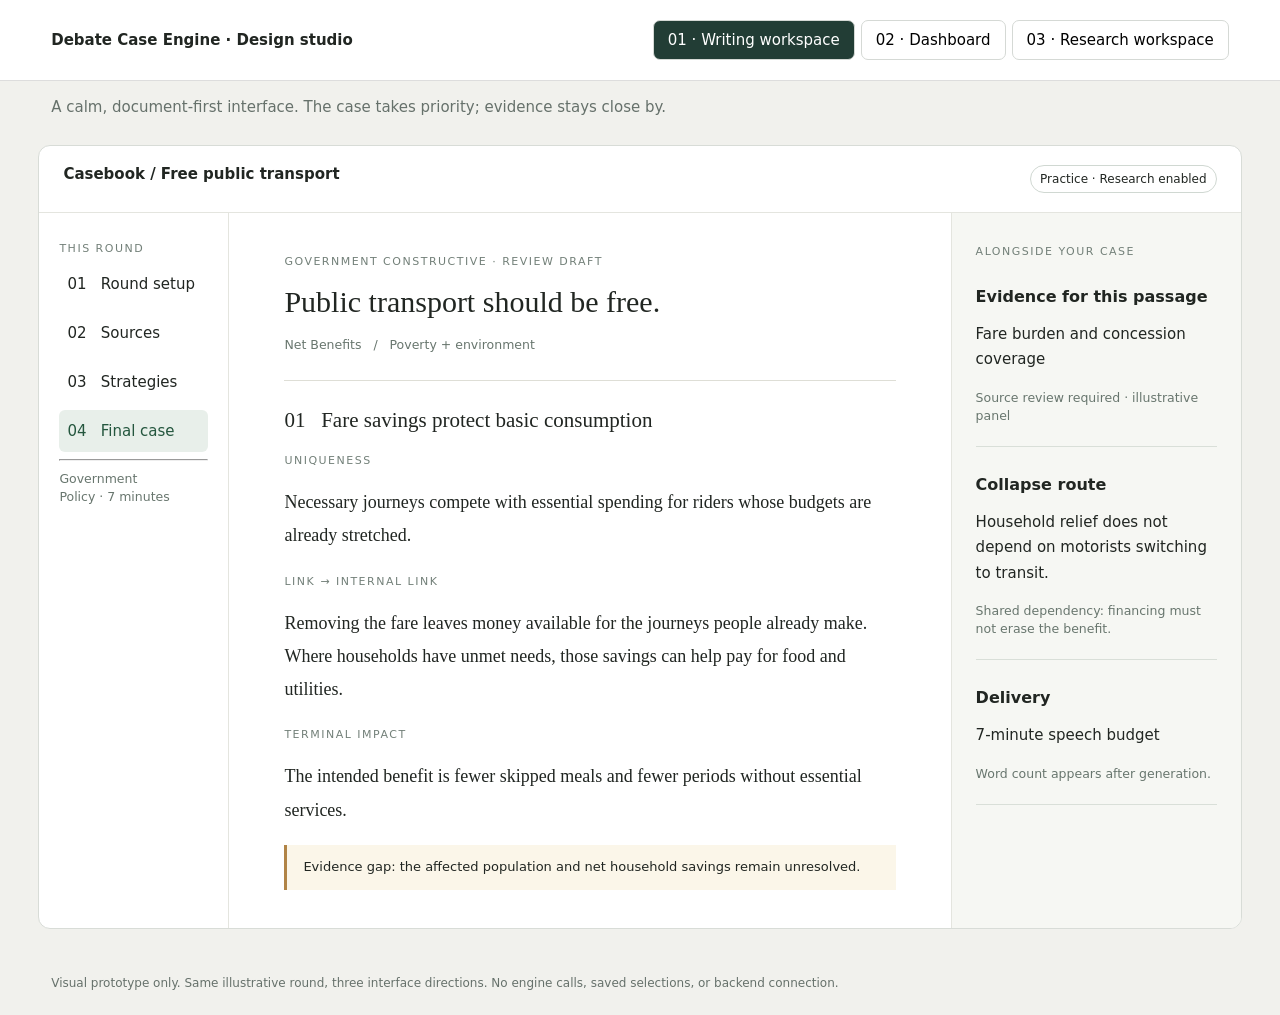
<file: output/frontend-preview/index.html>
<!doctype html><html lang="en"><meta charset="utf-8"><meta name="viewport" content="width=device-width,initial-scale=1"><title>Debate workspace — design directions</title>
<style>
*{box-sizing:border-box}body{margin:0;background:#f1f1ed;color:#212622;font:15px system-ui,sans-serif}button{font:inherit;cursor:pointer}header{padding:20px 4vw;background:#fff;border-bottom:1px solid #ddd;display:flex;align-items:center;gap:22px;flex-wrap:wrap}header b{margin-right:auto}nav{display:flex;gap:6px}nav button{border:1px solid #d5d9d5;border-radius:7px;padding:10px 14px;background:white}nav button[aria-selected=true]{background:#223d35;color:white}#description{padding:14px 4vw;margin:0;color:#66716b}main{margin:10px 3vw 35px;min-height:650px;border:1px solid #d8dcd7;border-radius:12px;overflow:hidden;background:white}.bar{padding:19px 24px;border-bottom:1px solid #e4e5df;display:flex;justify-content:space-between;gap:12px}.eyebrow{font:11px system-ui;letter-spacing:1.5px;text-transform:uppercase;color:#738079}h1{font-size:30px;line-height:1.2;margin:15px 0}h2{font-size:21px}h3{font-size:16px}p{line-height:1.7}small{color:#68766e}.pill{font-size:12px;border:1px solid #d0d8d2;padding:6px 9px;border-radius:20px}.layout{display:grid;grid-template-columns:190px 1fr 290px}.sidebar{padding:25px 20px;border-right:1px solid #e4e5df}.sidebar div{padding:12px 8px;margin:7px 0}.active{background:#e8efea;border-radius:6px;color:#24563e}.paper{max-width:780px;padding:38px 55px}.paper h1,.paper h2{font-family:Georgia,serif;font-weight:normal}.paper p{font-family:Georgia,serif;font-size:18px;line-height:1.85}.aside{padding:28px 24px;background:#f6f7f3;border-left:1px solid #e4e5df}.aside article{padding:12px 0 22px;border-bottom:1px solid #d9dfd8}.note{border-left:3px solid #b18446;padding:12px 16px;background:#fbf6e9;font-size:13px;line-height:1.6}.dashboard{background:#f5f7fb;padding:30px}.dashhead{display:flex;justify-content:space-between;align-items:center}.steps{display:flex;gap:8px;margin:26px 0}.steps span{flex:1;padding:15px;background:#fff;border:1px solid #e2e6ed;border-radius:8px;font-size:13px}.steps .current{background:#e7edfc;border-color:#8caae9;color:#2d5392}.cards{display:grid;grid-template-columns:repeat(3,1fr);gap:18px}.card{background:white;border:1px solid #dce3ed;border-radius:12px;padding:25px;display:flex;flex-direction:column}.card.chosen{border:2px solid #5478c4;padding:24px}.card h2{font-size:22px;min-height:55px}.card ul{padding-left:18px;line-height:1.8}.card button{margin-top:auto;background:#edf1f7;border:0;border-radius:7px;padding:13px;color:#294d89}.card.chosen button{background:#315aa5;color:white}.status{font-size:12px;color:#8d612d;margin:17px 0}.bottom{margin-top:23px;padding:22px;background:#fff;border:1px solid #dde3ed;border-radius:10px}.dark{background:#151b24;color:#d8e1ed}.dark .bar{border-color:#303b49;background:#1b2330}.dark .layout{grid-template-columns:190px 1fr 310px}.dark .sidebar{border-color:#303b49;background:#18202b}.dark .active{background:#25374c;color:#b9d4f3}.dark .aside{background:#1b2431;border-color:#303b49}.dark .aside article{border-color:#334150}.dark small,.dark .eyebrow{color:#96a8bb}.dark .paper{max-width:none;padding:30px}.dark .paper h1,.dark .paper h2,.dark .paper p{font-family:system-ui}.dark .paper p{font-size:14px;line-height:1.8}.dark .pill{border-color:#475a71}.dark .note{background:#302b23;color:#e4cfa8}.chain{padding:17px;border:1px solid #3c5267;border-radius:7px;margin:13px 0;background:#202e3d}.chain span{display:block;color:#8faecc;font-size:11px;margin-bottom:6px}.hidden{display:none}footer{padding:12px 4vw 25px;color:#66716b;font-size:12px}@media(max-width:950px){.layout,.dark .layout{grid-template-columns:150px 1fr}.aside{grid-column:1/-1;border-top:1px solid #ddd}.cards{grid-template-columns:1fr}.card h2{min-height:0}.paper{padding:26px}.steps{flex-wrap:wrap}}@media(max-width:600px){nav{width:100%;flex-wrap:wrap}.layout,.dark .layout{display:block}.sidebar{display:none}.steps span{min-width:40%}.dashhead{display:block}.bar{flex-wrap:wrap}h1{font-size:25px}.dashboard{padding:18px}}
</style>
<header><b>Debate Case Engine · Design studio</b><nav role="tablist" aria-label="Design direction"><button role="tab" aria-selected="true" onclick="choose(0)">01 · Writing workspace</button><button role="tab" aria-selected="false" onclick="choose(1)">02 · Dashboard</button><button role="tab" aria-selected="false" onclick="choose(2)">03 · Research workspace</button></nav></header>
<p id="description">A calm, document-first interface. The case takes priority; evidence stays close by.</p>
<main id="writing"><div class="bar"><b>Casebook / Free public transport</b><span class="pill">Practice · Research enabled</span></div><div class="layout"><aside class="sidebar"><span class="eyebrow">This round</span><div>01 &nbsp; Round setup</div><div>02 &nbsp; Sources</div><div>03 &nbsp; Strategies</div><div class="active">04 &nbsp; Final case</div><hr><small>Government<br>Policy · 7 minutes</small></aside><section class="paper"><span class="eyebrow">Government constructive · Review draft</span><h1>Public transport should be free.</h1><small>Net Benefits &nbsp; / &nbsp; Poverty + environment</small><hr style="border:0;border-top:1px solid #deded6;margin:27px 0"><h2>01 &nbsp; Fare savings protect basic consumption</h2><span class="eyebrow">Uniqueness</span><p>Necessary journeys compete with essential spending for riders whose budgets are already stretched.</p><span class="eyebrow">Link → Internal link</span><p>Removing the fare leaves money available for the journeys people already make. Where households have unmet needs, those savings can help pay for food and utilities.</p><span class="eyebrow">Terminal impact</span><p>The intended benefit is fewer skipped meals and fewer periods without essential services.</p><div class="note">Evidence gap: the affected population and net household savings remain unresolved.</div></section><aside class="aside"><span class="eyebrow">Alongside your case</span><article><h3>Evidence for this passage</h3><p>Fare burden and concession coverage</p><small>Source review required · illustrative panel</small></article><article><h3>Collapse route</h3><p>Household relief does not depend on motorists switching to transit.</p><small>Shared dependency: financing must not erase the benefit.</small></article><article><h3>Delivery</h3><p>7-minute speech budget</p><small>Word count appears after generation.</small></article></aside></div></main>
<main id="dashboard" class="hidden"><div class="bar"><b>Casebook</b><span>Round workspace &nbsp; / &nbsp; Practice</span></div><section class="dashboard"><div class="dashhead"><div><span class="eyebrow">Your next decision</span><h1>Choose your strongest case.</h1><small>THW make public transport free · Government</small></div><span class="pill">3 strategies to compare</span></div><div class="steps"><span>01 &nbsp; Round setup</span><span>02 &nbsp; Sources</span><span class="current">03 &nbsp; Strategies</span><span>04 &nbsp; Final case</span></div><div class="cards"><article class="card chosen"><span class="eyebrow">Option 01</span><h2>Household security<br>and cleaner air</h2><p>Two proposed routes: basic needs and harm from pollution.</p><b>What survives a collapse</b><ul><li>Fare savings without mode shift</li><li>Environmental relief for non-riders</li></ul><div class="status">Open question: net savings and displaced driving</div><button onclick="selectCard(this)">Selected for preview</button></article><article class="card"><span class="eyebrow">Option 02</span><h2>Essential access<br>and fair treatment</h2><p>Reach necessary services and reduce the fare-enforcement burden.</p><b>What survives a collapse</b><ul><li>Access to essential appointments</li><li>Relief from enforcement costs</li></ul><div class="status">Open question: service capacity and reach</div><button onclick="selectCard(this)">Preview this strategy</button></article><article class="card"><span class="eyebrow">Option 03</span><h2>Reliable journeys<br>and participation</h2><p>Reduce fare transactions and improve opportunities to connect.</p><b>What survives a collapse</b><ul><li>Reduced boarding delays</li><li>More affordable social journeys</li></ul><div class="status">Open question: effect size and alternatives</div><button onclick="selectCard(this)">Preview this strategy</button></article></div><div class="bottom"><b id="selection">Previewing option 1</b><p>Compare the mechanism, shared weaknesses and missing evidence before writing. These cards use illustrative summaries, not new model evaluations.</p></div></section></main>
<main id="research" class="dark hidden"><div class="bar"><b>CASEBOOK &nbsp; / &nbsp; Research desk</b><span class="pill">Practice · Evidence review</span></div><div class="layout"><aside class="sidebar"><span class="eyebrow">Round files</span><div>Overview</div><div class="active">Argument map</div><div>Source library</div><div>Case draft</div><hr><small>Government<br>Free public transport</small></aside><section class="paper"><span class="eyebrow">Strategy 01 / Contention 01</span><h1>Household security</h1><p>A structured view of the argument, with evidence and unresolved dependencies alongside each step.</p><div class="chain"><span>01 · STATUS QUO</span>Necessary journeys impose recurring fare payments.</div><div class="chain"><span>02 · POLICY CHANGE</span>Remove payment for journeys already being made.</div><div class="chain"><span>03 · HOUSEHOLD RESPONSE</span>Net savings can fund unmet basic needs.</div><div class="chain"><span>04 · TERMINAL CONSEQUENCE</span>Fewer skipped meals and service shutoffs.</div><div class="note">Central gap: establish net relief after funding effects and compare with targeted concessions.</div><h2>Shared dependencies</h2><p>Financing, service reliability and the prevalence of unmet needs.</p></section><aside class="aside"><span class="eyebrow">Evidence inspector</span><article><h3>Selected claim</h3><p>Net savings can fund unmet basic needs.</p><small>Analytical mechanism · magnitude unresolved</small></article><article><h3>What would establish it?</h3><p>Actual fares paid, household budgets, funding incidence and evidence of spending changes.</p></article><article><h3>Source status</h3><small>No new research in this preview. Sources and quotations appear here when connected to the engine.</small></article></aside></div></main>
<footer>Visual prototype only. Same illustrative round, three interface directions. No engine calls, saved selections, or backend connection.</footer>
<script>function choose(n){document.querySelectorAll('main').forEach((e,i)=>e.classList.toggle('hidden',i!==n));document.querySelectorAll('[role=tab]').forEach((e,i)=>e.setAttribute('aria-selected',i===n));document.getElementById('description').textContent=['A calm, document-first interface. The case takes priority; evidence stays close by.','A guided workspace built around progress and comparing strategic choices.','A dense research desk for tracing arguments and inspecting supporting evidence.'][n]}function selectCard(b){let cards=[...document.querySelectorAll('.card')];cards.forEach(c=>{c.classList.remove('chosen');c.querySelector('button').textContent='Preview this strategy'});b.closest('.card').classList.add('chosen');b.textContent='Selected for preview';document.getElementById('selection').textContent='Previewing option '+(cards.indexOf(b.closest('.card'))+1)}</script></html>
</file>
